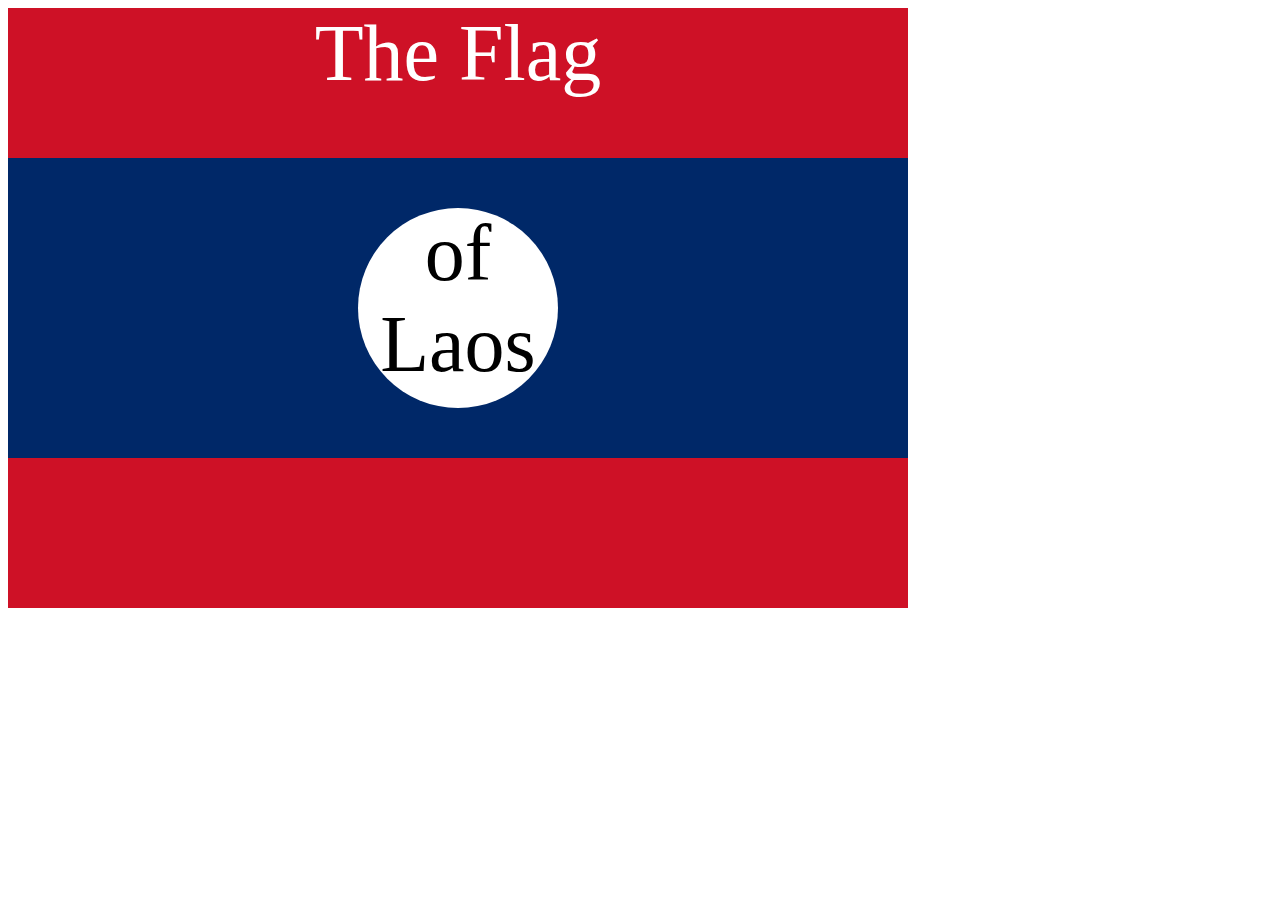
<file: CSS-Projects/CSS Flag Project/index.html>
<!DOCTYPE html>
<html lang="en">
  <head>
    <meta charset="UTF-8" />
    <title>CSS Flag Project</title>
    <style>
       /* Write your CSS Code here */

       /* red rect */
       .flag{
        background-color: rgb(206, 17, 38);
        width: 900px;
        height: 600px;
        position: relative;
       }

       /* blue rect */
       .flag > div{
        background-color: rgb(0, 40, 104);
        height: 300px;
        width: 100%;
        position: absolute;
        top: 150px;
       }

       .flag > p{
        text-align: center;
        color: white;
       }

       p{
        font-size: 5rem;
        margin: 0;
       }
       /* white circle */
       .flag > div > div{
        background-color: white;
        width: 200px;
        height: 200px;
        border-radius: 50%;
        left: 350px;
        top: 50px;
        position: relative;
       }

       .flag > div > div{
        text-align: center;
       }
    </style>
  </head>

  <!-- 
  IMPORTANT! Do not change any HTML
Don't add any classes/ids/elements 
Use what you know about combining selectors 
and CSS specificity instead.
Hint 1: The flag is 900px by 600px and the circle is 200px by 200px.
Hint 2: You can use CSS inspection to get the colors from
https://appbrewery.github.io/flag-of-laos/
-->

  <body>
    <div class="flag">
      <p>The Flag</p>
      <div>
        <div>
          <p>of Laos</p>
        </div>
      </div>
    </div>
  </body>
</html>
</file>
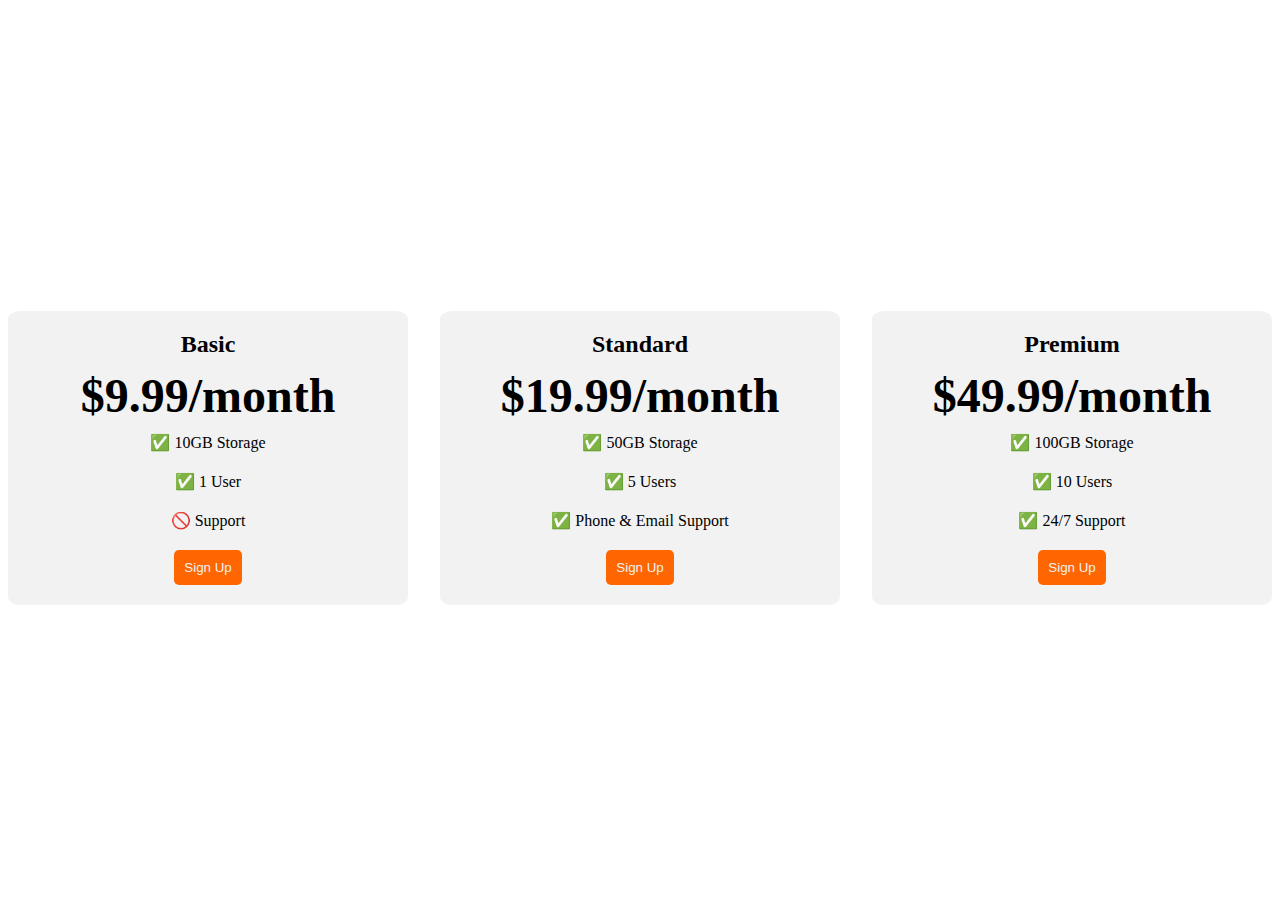
<file: CSS-Projects/Flexbox Pricing Table Project/index.html>
<!DOCTYPE html>
<html>

<head>
  <title>Flexbox Pricing Table</title>
  <link rel="preconnect" href="https://fonts.googleapis.com">
  <link rel="preconnect" href="https://fonts.gstatic.com" crossorigin>
  <link href="https://fonts.googleapis.com/css2?family=Sono:wght@400;700&display=swap" rel="stylesheet">
  <style>
    body {
      font-family: 'Pacifico', cursive;
    }

    .pricing-container{
      display: flex;
      justify-content: center;
      align-items: center;
      height: 100vh;
      gap: 2rem;
    }

    .pricing-plan{
      flex: 1;
      background-color: #f2f2f2;
      max-width: 400px;
      border-radius: 3%;
      padding: 20px;
      text-align: center;
    }

    .plan-title{
      font-size: 24px;
      font-weight: bold;
      margin-bottom: 10px;
    }

    .plan-price{
      font-size: 48px;
      font-weight: bold;
      margin-bottom: 10px;
    }

    .plan-features{
      list-style: none;
      padding: 0;
      margin: 0;
      
    }

    li{
      margin-bottom: 20px;
    }

    .plan-button{
      padding: 10px;
      background-color: #f60;
      color: #f2f2f2;
      border-radius: 5px;
      border: none;
    }

    /* Hint: What can you do with a media query and flexbox? */
    @media (max-width: 1250px) {
      .pricing-container{
        flex-direction: column;
        height: 100%;
      }
    }
  </style>
</head>

<body>
  <div class="pricing-container">
    <div class="pricing-plan">
      <div class="plan-title">Basic</div>
      <div class="plan-price">$9.99/month</div>
      <ul class="plan-features">
        <li>✅ 10GB Storage</li>
        <li>✅ 1 User</li>
        <li>🚫 Support</li>
      </ul>
      <button class="plan-button">Sign Up</a>
    </div>
    <div class="pricing-plan">
      <div class="plan-title">Standard</div>
      <div class="plan-price">$19.99/month</div>
      <ul class="plan-features">
        <li>✅ 50GB Storage</li>
        <li>✅ 5 Users</li>
        <li>✅ Phone &amp; Email Support</li>
      </ul>
      <button class="plan-button">Sign Up</a>
    </div>
    <div class="pricing-plan">
      <div class="plan-title">Premium</div>
      <div class="plan-price">$49.99/month</div>
      <ul class="plan-features">
        <li>✅ 100GB Storage</li>
        <li>✅ 10 Users</li>
        <li>✅ 24/7 Support</li>
      </ul>
      <button class="plan-button">Sign Up</a>
    </div>
  </div>

</body>

</html>
</file>
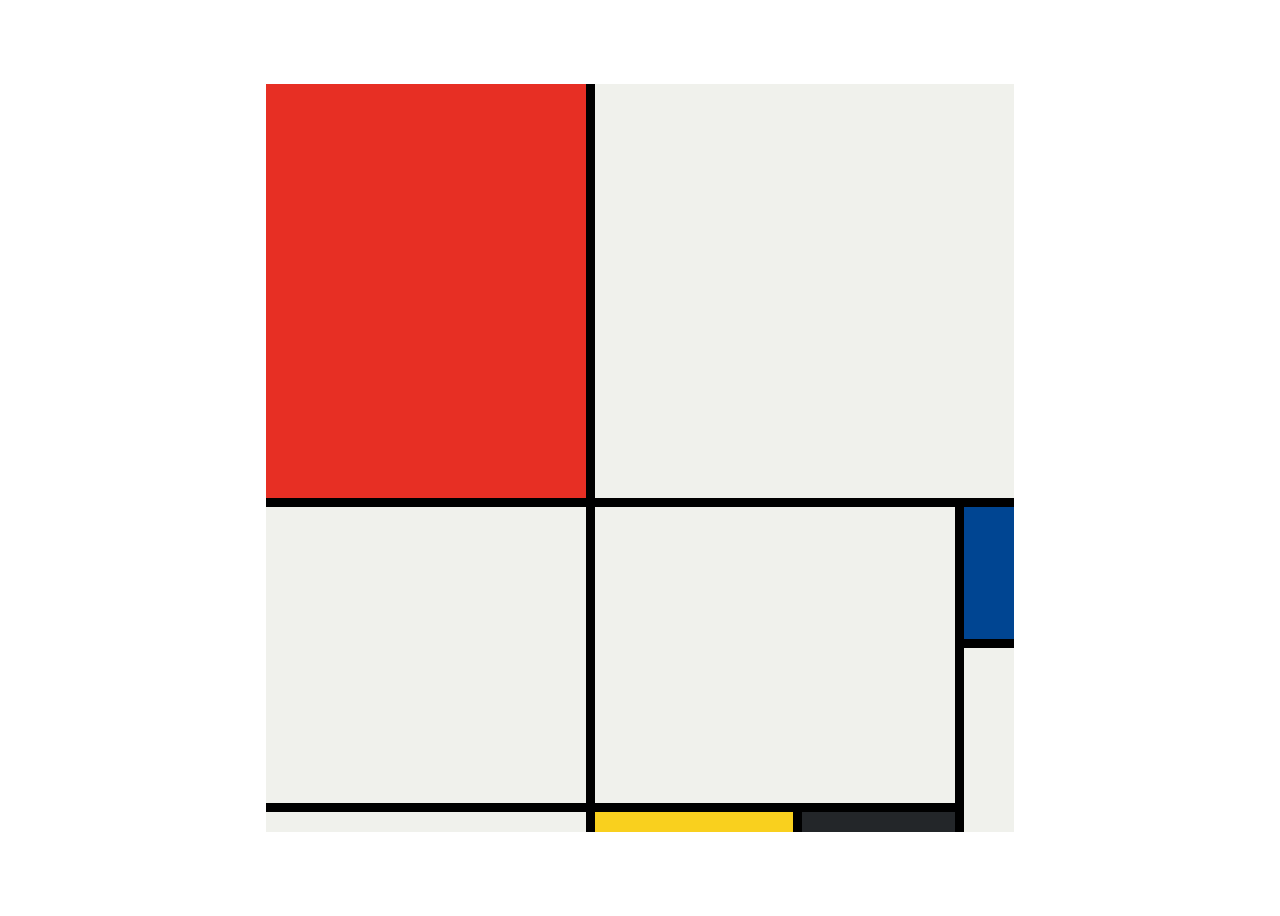
<file: CSS-Projects/Mondrian Project/index.html>
<!DOCTYPE html>
<html lang="en">

<head>
  <meta charset="UTF-8">
  <meta name="viewport" content="width=device-width, initial-scale=1.0">
  <title>Mondrian Project</title>
  <style>
    /* 
    Write your CSS here 
    Gap Colour: #000
    White: #F0F1EC
    Red: #E72F24
    Black: #232629
    Blue: #004592
    Yellow: #F9D01E

    For dimensions, see dimensions.png image.
    HINT: Remember you can't change the properties of grid lines.
    But grid lines are transparent!
    */

    body{
      height: 100vh;
      display: flex;
      justify-content: center;
      align-items: center;
    }

    .grid-container{
      display: grid;
      height: 748px;
      width: 748px;
      background-color: black;
      grid-template-rows: 414px 132px 155px 20px;
      grid-template-columns: 320px 198px 153px 50px;
      gap: 9px;
    }

    .item{
      background-color: #F0F1EC;
    }
    
    .red{
      background-color: #E72F24;
    }

    .white1{
      grid-column: span 3;
    }

    .white2{
      grid-row: span 2;
    }

    .white3{
      grid-area: 2 / 2 / 4 / 4;
    }

    .blue{
      background-color: #004592;
      border: 10px;
    }

    .white4{
      grid-row: span 2;
    }

    .black{
      background-color: #232629;
    }

    .yellow{
      background-color: #F9D01E;
    }
  </style>
</head>

<body>
  <!-- Write your HTML here -->
  <div class="grid-container">
    <div class="item red"></div>
    <div class="item white1"></div>
    <div class="item white2"></div>
    <div class="item white3"></div>
    <div class="item blue"></div>
    <div class="item white4"></div>
    <div class="item white5"></div>
    <div class="item yellow"></div>
    <div class="item black"></div>
  </div>
</body>

</html>
</file>
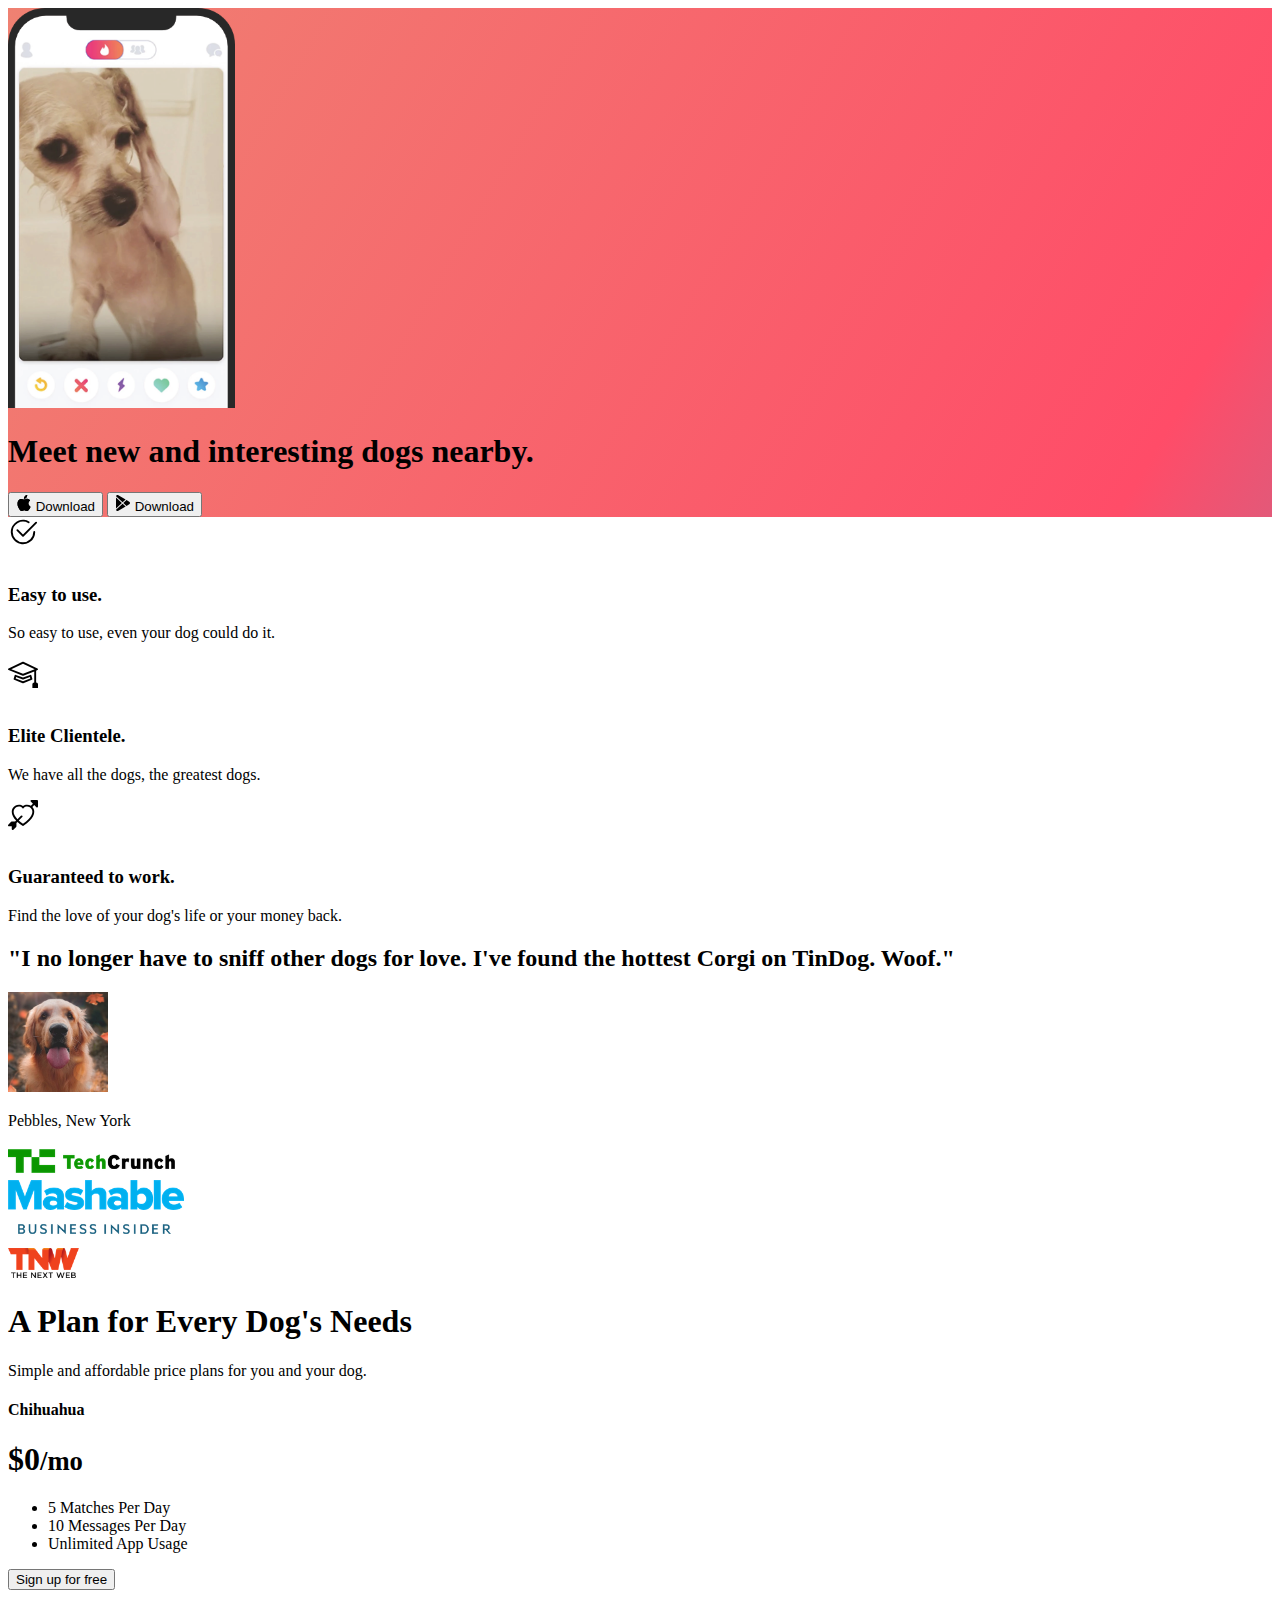
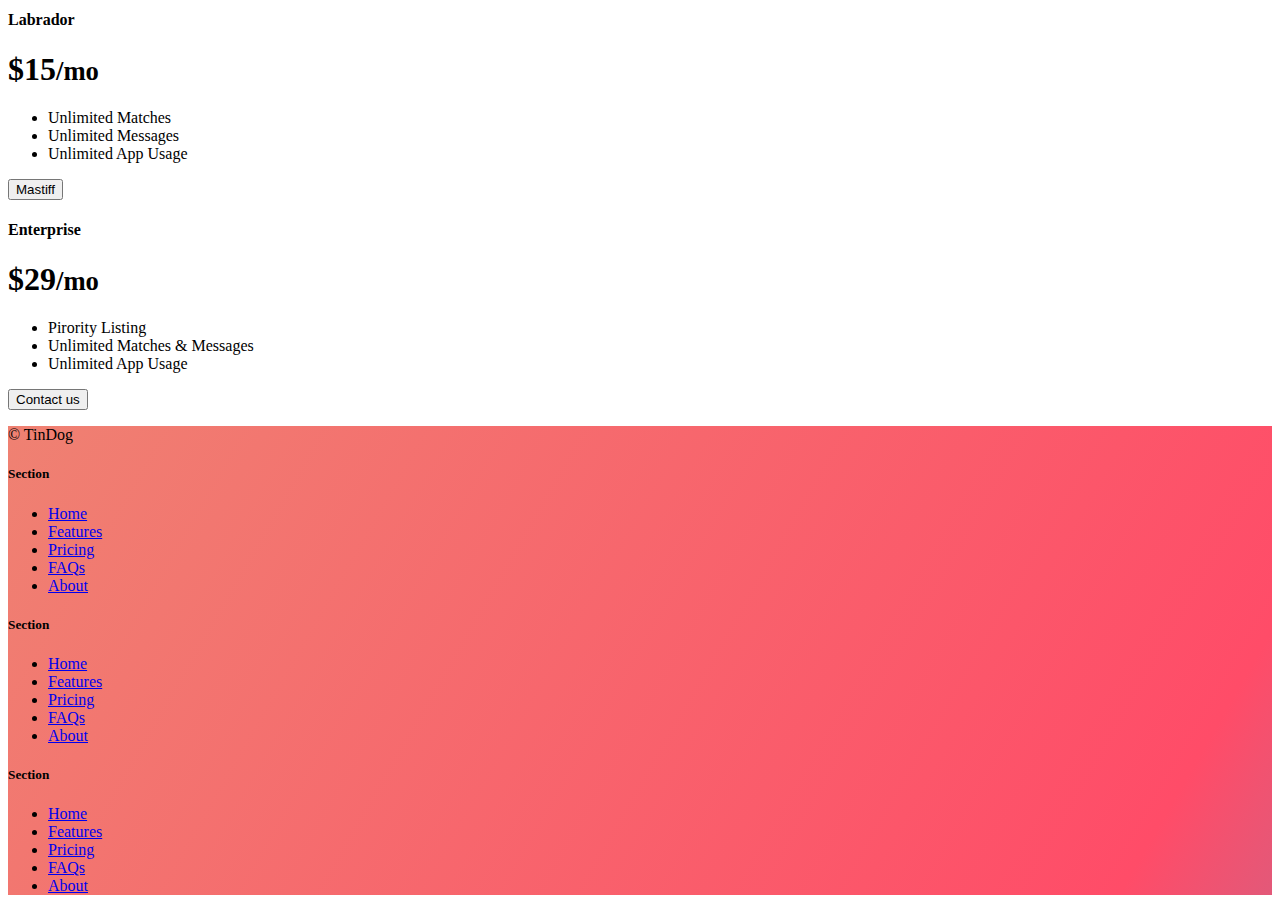
<file: CSS-Projects/TinDog Project/index.html>
<!DOCTYPE html>
<html lang="en">

<head>
  <meta charset="UTF-8">
  <meta name="viewport" content="width=device-width, initial-scale=1.0">
  <title>TinDog</title>
  <link href="https://cdn.jsdelivr.net/npm/bootstrap@5.3.2/dist/css/bootstrap.min.css" rel="stylesheet" integrity="sha384-T3c6CoIi6uLrA9TneNEoa7RxnatzjcDSCmG1MXxSR1GAsXEV/Dwwykc2MPK8M2HN" crossorigin="anonymous">
  <link rel="stylesheet" href="./css/style.css">
</head>

<body>

  <!-- Title -->
  <section id="title" class="gradient-background">
    <div class="container col-xxl-8 px-4 pt-5">
      <div class="row flex-lg-row-reverse align-items-center g-5">
        <div class="col-10 col-sm-8 col-lg-6">
          <img src="./images/iphone.png" class="d-block mx-lg-auto img-fluid" alt="Bootstrap Themes" height="400" loading="lazy">
        </div>
        <div class="col-lg-6">
          <h1 class="display-5 fw-bold text-body-emphasis lh-1 mb-3">Meet new and interesting dogs nearby.</h1>
          <div class="d-grid gap-2 d-md-flex justify-content-md-start">
            <button type="button" class="btn btn-light btn-lg px-4 me-md-2"><svg xmlns="http://www.w3.org/2000/svg" width="16" height="16" fill="currentColor"
              class="bi bi-apple mb-1" viewBox="0 0 16 16">
<path
                d="M11.182.008C11.148-.03 9.923.023 8.857 1.18c-1.066 1.156-.902 2.482-.878 2.516.024.034 1.52.087 2.475-1.258.955-1.345.762-2.391.728-2.43Zm3.314 11.733c-.048-.096-2.325-1.234-2.113-3.422.212-2.189 1.675-2.789 1.698-2.854.023-.065-.597-.79-1.254-1.157a3.692 3.692 0 0 0-1.563-.434c-.108-.003-.483-.095-1.254.116-.508.139-1.653.589-1.968.607-.316.018-1.256-.522-2.267-.665-.647-.125-1.333.131-1.824.328-.49.196-1.422.754-2.074 2.237-.652 1.482-.311 3.83-.067 4.56.244.729.625 1.924 1.273 2.796.576.984 1.34 1.667 1.659 1.899.319.232 1.219.386 1.843.067.502-.308 1.408-.485 1.766-.472.357.013 1.061.154 1.782.539.571.197 1.111.115 1.652-.105.541-.221 1.324-1.059 2.238-2.758.347-.79.505-1.217.473-1.282Z" />
<path
                d="M11.182.008C11.148-.03 9.923.023 8.857 1.18c-1.066 1.156-.902 2.482-.878 2.516.024.034 1.52.087 2.475-1.258.955-1.345.762-2.391.728-2.43Zm3.314 11.733c-.048-.096-2.325-1.234-2.113-3.422.212-2.189 1.675-2.789 1.698-2.854.023-.065-.597-.79-1.254-1.157a3.692 3.692 0 0 0-1.563-.434c-.108-.003-.483-.095-1.254.116-.508.139-1.653.589-1.968.607-.316.018-1.256-.522-2.267-.665-.647-.125-1.333.131-1.824.328-.49.196-1.422.754-2.074 2.237-.652 1.482-.311 3.83-.067 4.56.244.729.625 1.924 1.273 2.796.576.984 1.34 1.667 1.659 1.899.319.232 1.219.386 1.843.067.502-.308 1.408-.485 1.766-.472.357.013 1.061.154 1.782.539.571.197 1.111.115 1.652-.105.541-.221 1.324-1.059 2.238-2.758.347-.79.505-1.217.473-1.282Z" />
</svg> Download</button>
            <button type="button" class="btn btn-outline-light btn-lg px-4"><svg xmlns="http://www.w3.org/2000/svg" width="16" height="16" fill="currentColor"
              class="bi bi-google-play mb-1" viewBox="0 0 16 16">
<path
                d="M14.222 9.374c1.037-.61 1.037-2.137 0-2.748L11.528 5.04 8.32 8l3.207 2.96 2.694-1.586Zm-3.595 2.116L7.583 8.68 1.03 14.73c.201 1.029 1.36 1.61 2.303 1.055l7.294-4.295ZM1 13.396V2.603L6.846 8 1 13.396ZM1.03 1.27l6.553 6.05 3.044-2.81L3.333.215C2.39-.341 1.231.24 1.03 1.27Z" />
</svg> Download</button>
          </div>
        </div>
      </div>
    </div>

  </section>
  <!-- Features -->
  <section id="features">
    <div class="container">
      <div class="row g-4 py-5 row-cols-1 row-cols-lg-3 mt-5">
        <div class="col d-flex align-items-start">
          <div class="icon-square text-body-emphasis bg-body-secondary d-inline-flex align-items-center justify-content-center fs-4 flex-shrink-0 me-3">
            <svg xmlns="http://www.w3.org/2000/svg" height="30" fill="currentColor" class="bi bi-check2-circle"
              viewBox="0 0 16 16">
<path
                d="M2.5 8a5.5 5.5 0 0 1 8.25-4.764.5.5 0 0 0 .5-.866A6.5 6.5 0 1 0 14.5 8a.5.5 0 0 0-1 0 5.5 5.5 0 1 1-11 0z" />
<path
                d="M15.354 3.354a.5.5 0 0 0-.708-.708L8 9.293 5.354 6.646a.5.5 0 1 0-.708.708l3 3a.5.5 0 0 0 .708 0l7-7z" />
</svg>
          </div>
          <div>
            <h3 class="fs-2 text-body-emphasis">Easy to use.</h3>
            <p>So easy to use, even your dog could do it.</p>
          </div>
        </div>
        <div class="col d-flex align-items-start">
          <div class="icon-square text-body-emphasis bg-body-secondary d-inline-flex align-items-center justify-content-center fs-4 flex-shrink-0 me-3">
            <svg xmlns="http://www.w3.org/2000/svg" height="30" fill="currentColor" class="bi bi-mortarboard" viewBox="0 0 16 16">
              <path d="M8.211 2.047a.5.5 0 0 0-.422 0l-7.5 3.5a.5.5 0 0 0 .025.917l7.5 3a.5.5 0 0 0 .372 0L14 7.14V13a1 1 0 0 0-1 1v2h3v-2a1 1 0 0 0-1-1V6.739l.686-.275a.5.5 0 0 0 .025-.917l-7.5-3.5ZM8 8.46 1.758 5.965 8 3.052l6.242 2.913L8 8.46Z"/>
              <path d="M4.176 9.032a.5.5 0 0 0-.656.327l-.5 1.7a.5.5 0 0 0 .294.605l4.5 1.8a.5.5 0 0 0 .372 0l4.5-1.8a.5.5 0 0 0 .294-.605l-.5-1.7a.5.5 0 0 0-.656-.327L8 10.466 4.176 9.032Zm-.068 1.873.22-.748 3.496 1.311a.5.5 0 0 0 .352 0l3.496-1.311.22.748L8 12.46l-3.892-1.556Z"/>
              </svg>
          </div>
          <div>
            <h3 class="fs-2 text-body-emphasis">Elite Clientele.</h3>
            <p>We have all the dogs, the greatest dogs.</p>
          </div>
        </div>
        <div class="col d-flex align-items-start">
          <div class="icon-square text-body-emphasis bg-body-secondary d-inline-flex align-items-center justify-content-center fs-4 flex-shrink-0 me-3">
            <svg xmlns="http://www.w3.org/2000/svg" height="30" fill="currentColor" class="bi bi-arrow-through-heart"
              viewBox="0 0 16 16">
<path fill-rule="evenodd"
                d="M2.854 15.854A.5.5 0 0 1 2 15.5V14H.5a.5.5 0 0 1-.354-.854l1.5-1.5A.5.5 0 0 1 2 11.5h1.793l.53-.53c-.771-.802-1.328-1.58-1.704-2.32-.798-1.575-.775-2.996-.213-4.092C3.426 2.565 6.18 1.809 8 3.233c1.25-.98 2.944-.928 4.212-.152L13.292 2 12.147.854A.5.5 0 0 1 12.5 0h3a.5.5 0 0 1 .5.5v3a.5.5 0 0 1-.854.354L14 2.707l-1.006 1.006c.236.248.44.531.6.845.562 1.096.585 2.517-.213 4.092-.793 1.563-2.395 3.288-5.105 5.08L8 13.912l-.276-.182a21.86 21.86 0 0 1-2.685-2.062l-.539.54V14a.5.5 0 0 1-.146.354l-1.5 1.5Zm2.893-4.894A20.419 20.419 0 0 0 8 12.71c2.456-1.666 3.827-3.207 4.489-4.512.679-1.34.607-2.42.215-3.185-.817-1.595-3.087-2.054-4.346-.761L8 4.62l-.358-.368c-1.259-1.293-3.53-.834-4.346.761-.392.766-.464 1.845.215 3.185.323.636.815 1.33 1.519 2.065l1.866-1.867a.5.5 0 1 1 .708.708L5.747 10.96Z" />
</svg>
          </div>
          <div>
            <h3 class="fs-2 text-body-emphasis">Guaranteed to work.</h3>
            <p>Find the love of your dog's life or your money back.</p>
          </div>
        </div>
      </div>
    </div>

  </section>
  <!-- Testimonial -->
  <section id="testimonial">
    <div class="my-5">
      <div class="p-5 text-center bg-body-tertiary">
        <div class="container py-5">
          <h2 class="text-body-emphasis">"I no longer have to sniff other dogs for love. I've found the hottest Corgi on TinDog. Woof."</h2>
          <img src="./images/dog-img.jpg" alt="dog image" class="rounded-circle mt-5 mb-2" height="100">
          <p class="col-lg-8 mx-auto lead">
            Pebbles, New York
          </p>
        </div>
        <div class="container">
          <div class="row">
            <div class="col-lg-3 col-sm-12">
              <img src="./images/techcrunch.png" alt="techcrunch" height="30px">
            </div>
            <div class="col-lg-3 col-sm-12">
              <img src="./images/mashable.png" alt="mashable" height="30">
            </div>
            <div class="col-lg-3 col-sm-12">
              <img src="./images/bizinsider.png" alt="bizinsider" height="30">
            </div>
            <div class="col-lg-3 col-sm-12">
              <img src="./images/tnw.png" alt="tnw" height="30">
            </div>
          </div>
        </div>
      </div>
    </div>

  </section>
  <!-- Pricing -->
  <section id="pricing">

    <div class="container py-3">
      <header>  
        <div class="pricing-header p-3 pb-md-4 mx-auto text-center">
          <h1 class="display-4 fw-normal text-body-emphasis">A Plan for Every Dog's Needs</h1>
          <p class="fs-5 text-body-secondary">Simple and affordable price plans for you and your dog.</p>
        </div>
      </header>
    
      <main>
        <div class="row row-cols-1 row-cols-md-3 mb-3 text-center">
          <div class="col">
            <div class="card mb-4 rounded-3 shadow-sm">
              <div class="card-header py-3">
                <h4 class="my-0 fw-normal">Chihuahua</h4>
              </div>
              <div class="card-body">
                <h1 class="card-title pricing-card-title">$0<small class="text-body-secondary fw-light">/mo</small></h1>
                <ul class="list-unstyled mt-3 mb-4">
                  <li>5 Matches Per Day</li>
                  <li>10 Messages Per Day</li>
                  <li>Unlimited App Usage</li>
                </ul>
                <button type="button" class="w-100 btn btn-lg btn-outline-dark">Sign up for free</button>
              </div>
            </div>
          </div>
          <div class="col">
            <div class="card mb-4 rounded-3 shadow-sm">
              <div class="card-header py-3">
                <h4 class="my-0 fw-normal">Labrador</h4>
              </div>
              <div class="card-body">
                <h1 class="card-title pricing-card-title">$15<small class="text-body-secondary fw-light">/mo</small></h1>
                <ul class="list-unstyled mt-3 mb-4">
                  <li>Unlimited Matches</li>
                  <li>Unlimited Messages</li>
                  <li>Unlimited App Usage</li>
                </ul>
                <button type="button" class="w-100 btn btn-lg btn-dark">Mastiff</button>
              </div>
            </div>
          </div>
          <div class="col">
            <div class="card mb-4 rounded-3 shadow-sm border-dark">
              <div class="card-header py-3 text-bg-dark border-primary">
                <h4 class="my-0 fw-normal">Enterprise</h4>
              </div>
              <div class="card-body">
                <h1 class="card-title pricing-card-title">$29<small class="text-body-secondary fw-light">/mo</small></h1>
                <ul class="list-unstyled mt-3 mb-4">
                  <li>Pirority Listing</li>
                  <li>Unlimited Matches & Messages</li>
                  <li>Unlimited App Usage</li>
                </ul>
                <button type="button" class="w-100 btn btn-lg btn-dark">Contact us</button>
              </div>
            </div>
          </div>
        </div>

  </section>
  <!-- Footer -->
  <section id="footer" class="gradient-background">
    <div class="container">
      <footer class="row row-cols-1 row-cols-sm-2 row-cols-md-5 py-5 mt-5">
        <div class="col mb-3">
          <p class="text-body-secondary">© TinDog</p>
        </div>
    
        <div class="col mb-3">
    
        </div>
    
        <div class="col mb-3">
          <h5>Section</h5>
          <ul class="nav flex-column">
            <li class="nav-item mb-2"><a href="#" class="nav-link p-0 text-body-secondary">Home</a></li>
            <li class="nav-item mb-2"><a href="#" class="nav-link p-0 text-body-secondary">Features</a></li>
            <li class="nav-item mb-2"><a href="#" class="nav-link p-0 text-body-secondary">Pricing</a></li>
            <li class="nav-item mb-2"><a href="#" class="nav-link p-0 text-body-secondary">FAQs</a></li>
            <li class="nav-item mb-2"><a href="#" class="nav-link p-0 text-body-secondary">About</a></li>
          </ul>
        </div>
    
        <div class="col mb-3">
          <h5>Section</h5>
          <ul class="nav flex-column">
            <li class="nav-item mb-2"><a href="#" class="nav-link p-0 text-body-secondary">Home</a></li>
            <li class="nav-item mb-2"><a href="#" class="nav-link p-0 text-body-secondary">Features</a></li>
            <li class="nav-item mb-2"><a href="#" class="nav-link p-0 text-body-secondary">Pricing</a></li>
            <li class="nav-item mb-2"><a href="#" class="nav-link p-0 text-body-secondary">FAQs</a></li>
            <li class="nav-item mb-2"><a href="#" class="nav-link p-0 text-body-secondary">About</a></li>
          </ul>
        </div>
    
        <div class="col mb-3">
          <h5>Section</h5>
          <ul class="nav flex-column">
            <li class="nav-item mb-2"><a href="#" class="nav-link p-0 text-body-secondary">Home</a></li>
            <li class="nav-item mb-2"><a href="#" class="nav-link p-0 text-body-secondary">Features</a></li>
            <li class="nav-item mb-2"><a href="#" class="nav-link p-0 text-body-secondary">Pricing</a></li>
            <li class="nav-item mb-2"><a href="#" class="nav-link p-0 text-body-secondary">FAQs</a></li>
            <li class="nav-item mb-2"><a href="#" class="nav-link p-0 text-body-secondary">About</a></li>
          </ul>
        </div>
      </footer>
    </div>

  </section>

  <script src="https://cdn.jsdelivr.net/npm/bootstrap@5.3.2/dist/js/bootstrap.bundle.min.js" integrity="sha384-C6RzsynM9kWDrMNeT87bh95OGNyZPhcTNXj1NW7RuBCsyN/o0jlpcV8Qyq46cDfL" crossorigin="anonymous"></script>
</body>

</html>
</file>
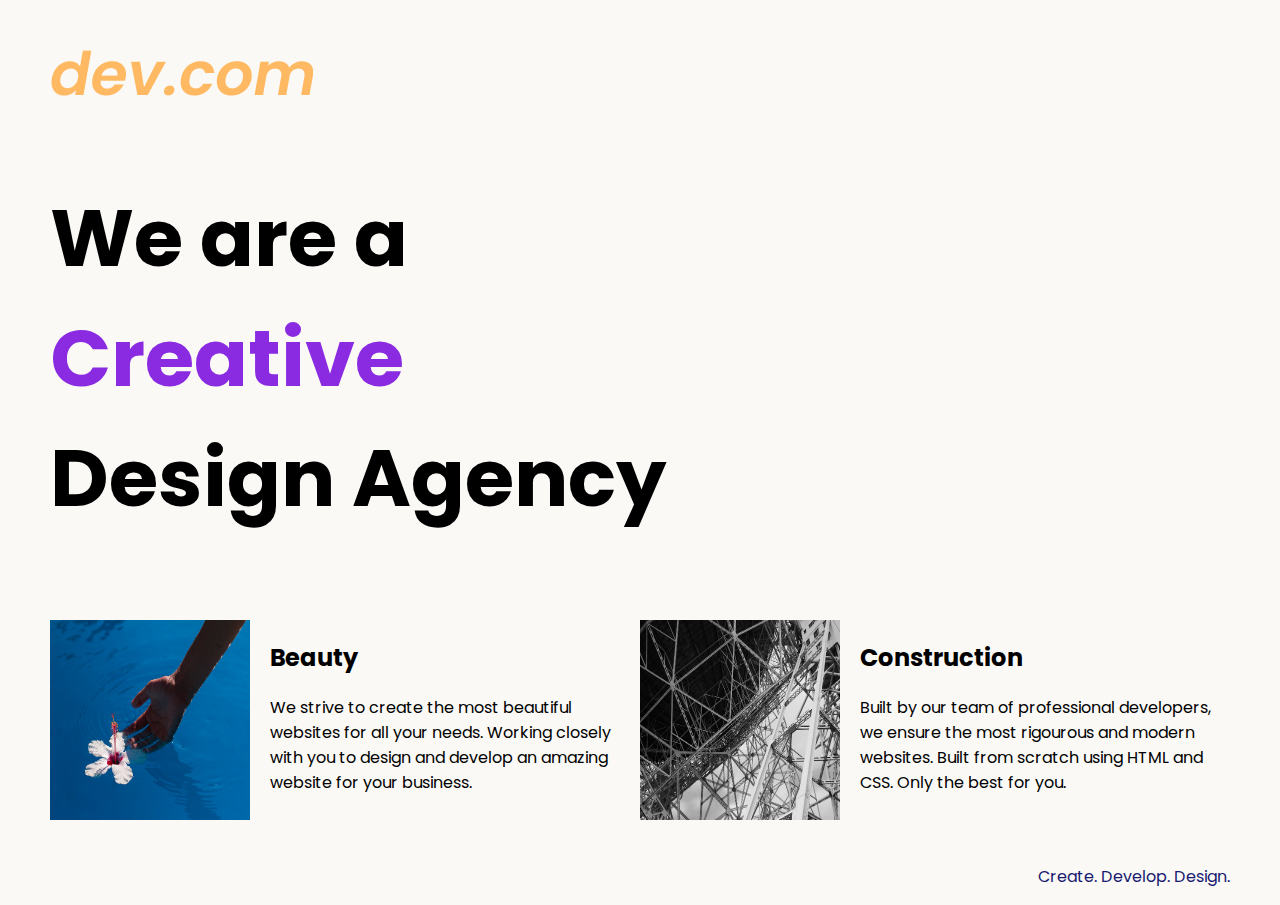
<file: CSS-Projects/Web Design Agency Project/index.html>
<!DOCTYPE html>
<html lang="en">

<head>
  <meta charset="UTF-8">
  <meta name="viewport" content="width=device-width, initial-scale=1.0">
  <title>Agency</title>
  <link rel="stylesheet" href="./style.css">
  <link rel="preconnect" href="https://fonts.googleapis.com">
  <link rel="preconnect" href="https://fonts.gstatic.com" crossorigin>
  <link href="https://fonts.googleapis.com/css2?family=Poppins:wght@400;700&display=swap" rel="stylesheet">
  <style>

    .main{
      display: grid;
      grid-template-columns: 1fr 1fr 1fr 1fr;
    }

    .logo{
      grid-column: span 4;
    }

    .main > h1{
      grid-column: span 4;
      padding-right: 45%;

    }
    
    .main > div{
      grid-column: span 2;
    }

    div > h2 , p{
      grid-column: 1fr;
      margin-left: 220px;
    }

    .tile-image{
      height: 200px;
      width: 200px;
      float: left;
    }

    span{
      color: blueviolet;
    }
    
    @media (max-width: 750px){
      h1{
        font-size: 200%;
      }

      .main > div{
      grid-column: span 4;
      }

      footer{
        margin-left: -150px;
      }

      .card img{
        padding-right: 100%;
        display: block;
      }

      .card-title , .card-text , .right > p{
        margin-left: -0%;
        text-wrap: wrap;
        margin-bottom: 12%;
      }
    }
    @media(min-width: 751px) and (max-width: 1250px){
      h1{
        font-size: 200%;
      }

      .main > div{
      grid-column: span 4;
      }

      footer{
        margin-left: -150px;
      }
    }
  </style>
</head>

<body>
  <div class="main">
    <img class="logo" src="./assets/images/logo.png" alt="logo">
    <h1>We are a <span>Creative</span> Design Agency</h1>
    <div class="left card"><img class="tile-image" src="./assets/images/beautiful.jpg" alt="hand and flower in water">
      <h2 class="card-title">Beauty</h2>
      <p class="card-text">We strive to create the most beautiful websites for all your needs. Working closely with you
        to
        design and
        develop an amazing website for your business.</p>
    </div>

    <div class="right card"><img class="tile-image" src="./assets/images/construction.jpg" alt="metal structure">
      <h2 class="card-title">Construction</h2>
      <p>Built by our team of professional developers, we ensure the most rigourous and modern websites. Built from
        scratch using HTML and CSS. Only the best for you.</p>
    </div>

  </div>
  <footer>
    <p>Create. Develop. Design.</p>
  </footer>
</body>

</html>
</file>
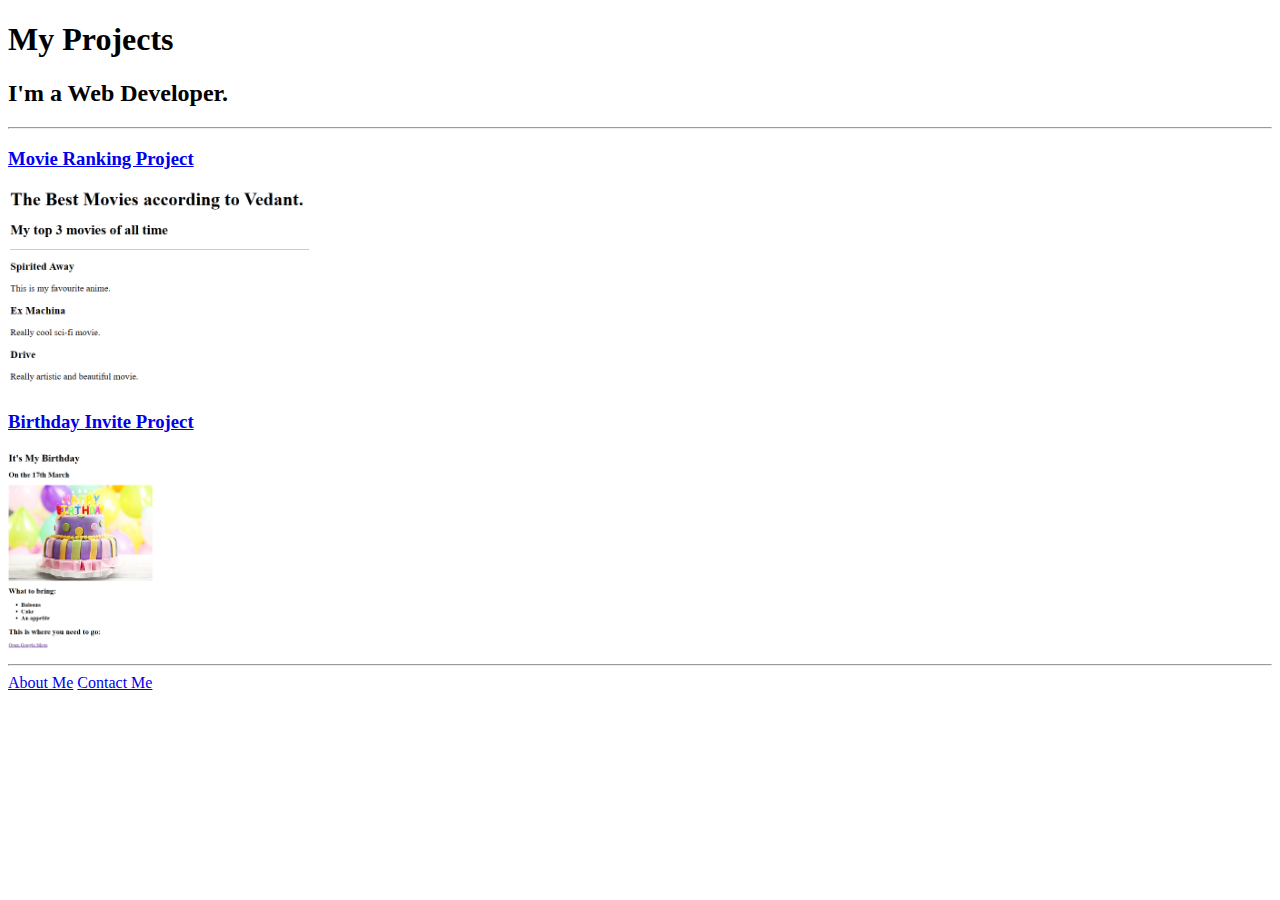
<file: HTML-Projects/HTML Porfolio Project/index.html>
<!-- TODO 1: Create the HTML Boilerplate -->

<!-- TODO 2: Add Your previous projects' HTML into the public folder -->

<!-- TODO 3: Take screenshots of your project previews and add the images to the images folder -->

<!-- TODO 4: Add titles/subtitles etc. -->

<!-- TODO 5: Add a link to the project pages -->

<!-- TODO 6: Add images to show the project previews
HINT for TODO 6: You can use the height attribute set to 200 to make the image smaller:
https://developer.mozilla.org/en-US/docs/Web/HTML/Element/img#attr-height -->

<!-- TODO 7: Add the Contact Me and About Me page links -->

<!DOCTYPE html>
<html lang="en">
<head>
    <meta charset="UTF-8">
    <meta name="viewport" content="width=device-width, initial-scale=1.0">
    <title>Document</title>
</head>
<body>
    <h1>My Projects</h1>
    <h2>I'm a Web Developer.</h2>
    <hr>
    <h3>
        <a href="./public/2.4 Movie Ranking Project/index.html" target="_blank">Movie Ranking Project</a>
    </h3>
    <img src="./assets/images/movie-rank-ved.png" alt="Movie Ranking." height="200">
    <h3>
        <a href="./public/3.4 Birthday Invite Project/index.html" target="_blank">Birthday Invite Project</a>
    </h3>
    <img src="./assets/images/Birthday-invite-ved.png" alt="Birthday Invite." height="200">
    <hr>
    <a href="./public/about.html" target="_blank">About Me</a>
    <a href="./public/contact.html" target="_blank">Contact Me</a>
</body>
</html>
</file>
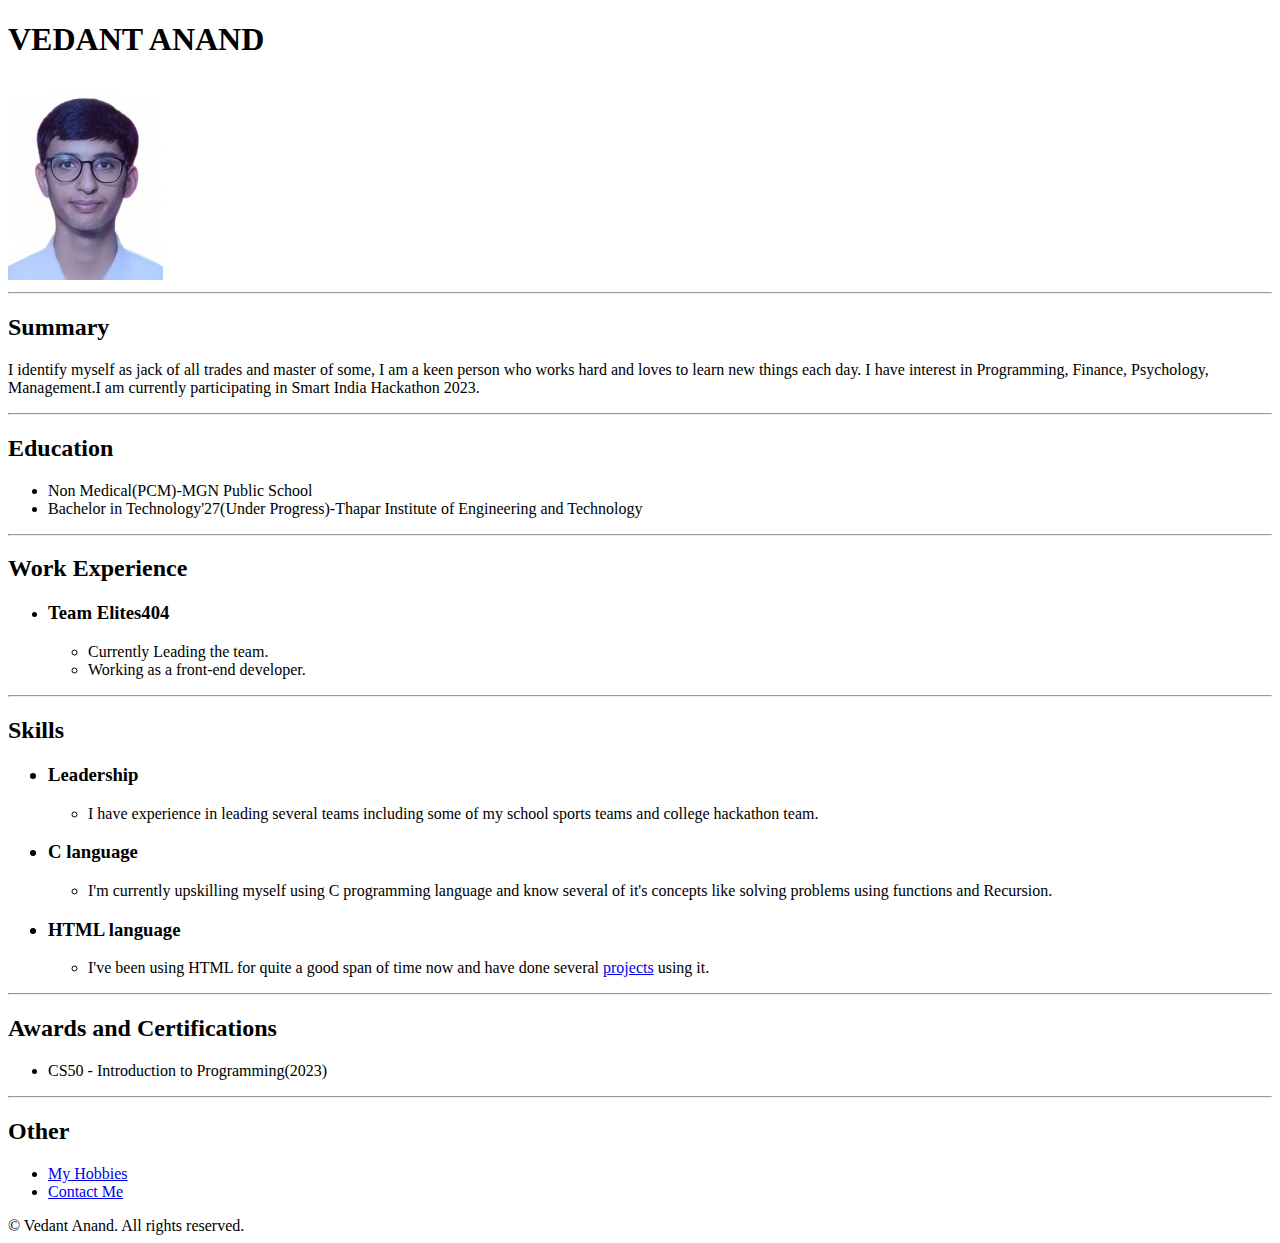
<file: HTML-Projects/HTML Resume/index.html>
<!DOCTYPE html>
<html lang="en">
<head>
    <meta charset="UTF-8">
    <meta name="viewport" content="width=device-width, initial-scale=1.0">
    <title>My Resume</title>
</head>
<body>
    <div class="container">
        <h1>VEDANT ANAND</h1>
    <img src="./Vedant-Anand-Prof-pic.jpg" alt="Vedant Anand's Face picture" height="200">
    <hr>
    <h2>Summary</h2>
    <p>
        I identify myself as jack of all trades and master of some, I am a keen person who works hard and loves to learn new things each day. I have interest in Programming, Finance, Psychology, Management.I am currently participating in Smart India Hackathon 2023.
    </p>
    <hr>
    <h2>Education</h2>
    <ul>
        <li>Non Medical(PCM)-MGN Public School</li>
        <li>Bachelor in Technology'27(Under Progress)-Thapar Institute of Engineering and Technology</li>
    </ul>
    <hr>
    <h2>Work Experience</h2>
    <ul>
        <li><h3>Team Elites404</h3></li>
        <ul>
            <li>Currently Leading the team.</li>
            <li>Working as a front-end developer.</li>
        </ul>
    </ul>
    <hr>
    <h2>Skills</h2>
    <ul>
        <h3><li>Leadership</li></h3>
        <ul><li>I have experience in leading several teams including some of my school sports teams and college hackathon team.</li></ul>
        <h3><li>C language</li></h3>
        <ul><li>I'm currently upskilling myself using C programming language and know several of it's concepts like solving problems using functions and Recursion.</li></ul>
        <h3><li>HTML language</li></h3>
        <ul><li>I've been using HTML for quite a good span of time now and have done several <a href="./4.3 HTML Porfolio Project/index.html" target="_blank" >projects</a> using it.</li></ul>
    </ul>
    <hr>
    <h2>Awards and Certifications</h2>
    <ul>
        <li>CS50 - Introduction to Programming(2023)</li>
    </ul>
    <hr>
    <h2>Other</h2>
    <ul>
        <li><a href="./hobbies.html" target="_blank" rel="noopener noreferrer">My Hobbies</a></li>
        <li><a href="./contact.html" target="_blank" rel="noopener noreferrer">Contact Me</a></li>
    </ul>
    <footer>
        © Vedant Anand. All rights reserved.
    </footer>
    </div>
</body>
</html>
</file>
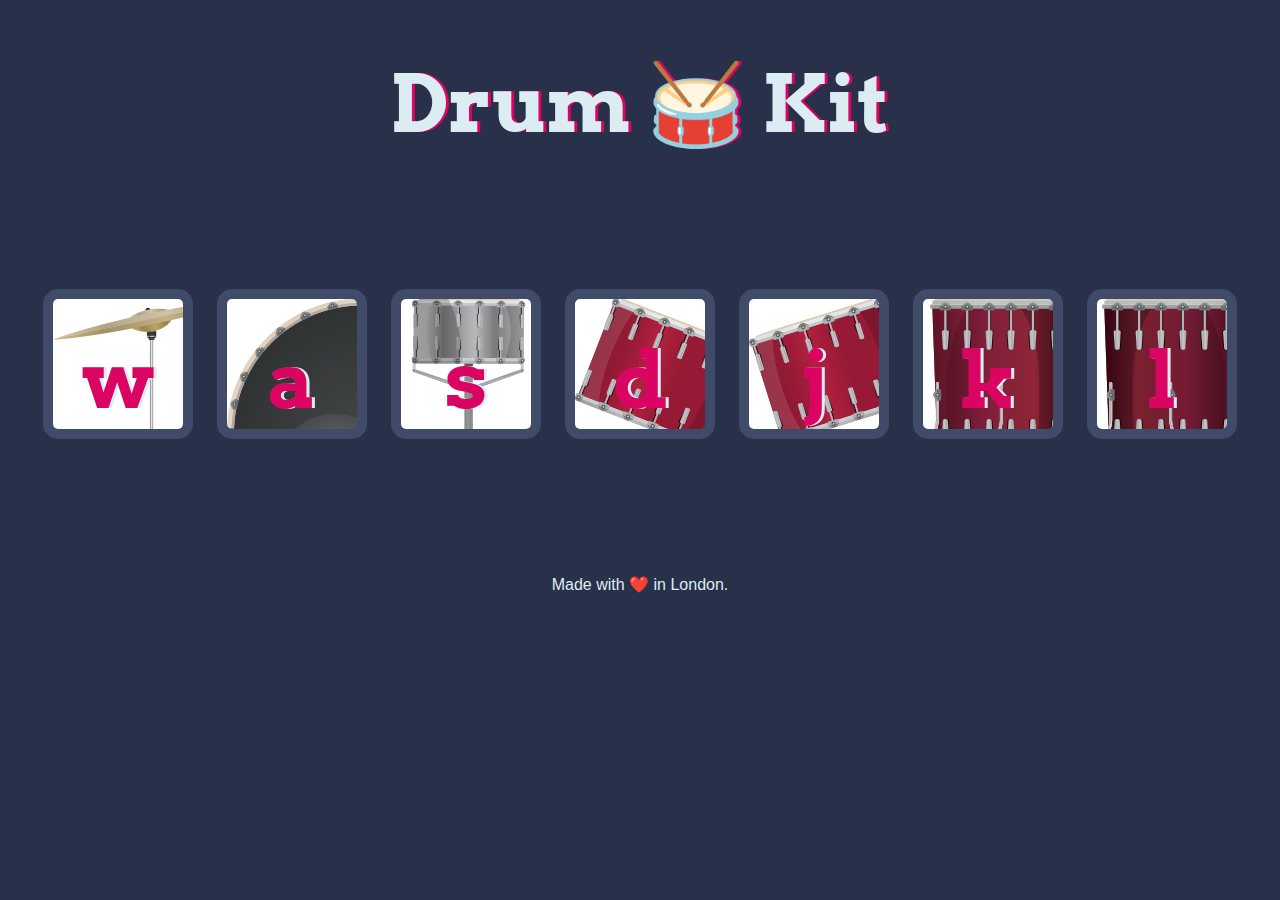
<file: JS-Projects/Drum Kit/Drum Kit Starting Files/index.html>
<!DOCTYPE html>
<html lang="en" dir="ltr">

<head>
  <meta charset="utf-8">
  <title>Drum Kit</title>
  <link rel="stylesheet" href="styles.css">
  <link href="https://fonts.googleapis.com/css?family=Arvo" rel="stylesheet">
</head>

<body>

  <h1 id="title">Drum 🥁 Kit</h1>
  <div class="set">
    <button class="w drum">w</button>
    <button class="a drum">a</button>
    <button class="s drum">s</button>
    <button class="d drum">d</button>
    <button class="j drum">j</button>
    <button class="k drum">k</button>
    <button class="l drum">l</button>
  </div>


  <footer>
    Made with ❤️ in London.
  </footer>

  <script src="index.js"></script>
</body>

</html>
</file>
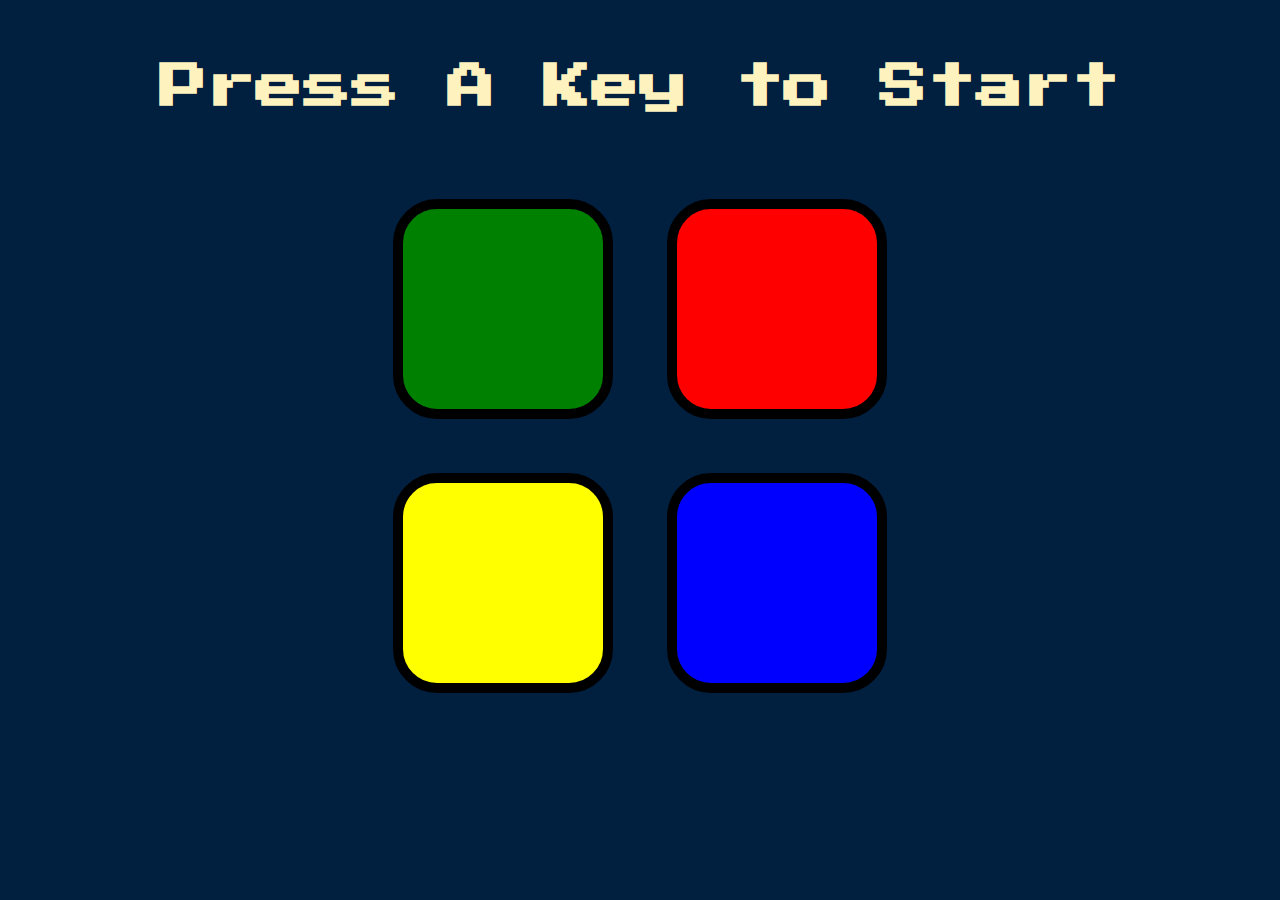
<file: JS-Projects/Simon Game/Simon Game Challenge Starting Files/index.html>
<!DOCTYPE html>
<html lang="en" dir="ltr">

<head>
  <meta charset="utf-8">
  <title>Simon</title>
  <link rel="stylesheet" href="styles.css">
  <link href="https://fonts.googleapis.com/css?family=Press+Start+2P" rel="stylesheet">
</head>

<body>
  <h1 id="level-title">Press A Key to Start</h1>
  <div class="container">
    <div lass="row">

      <div type="button" id="green" class="btn green">

      </div>

      <div type="button" id="red" class="btn red">

      </div>
    </div>

    <div class="row">

      <div type="button" id="yellow" class="btn yellow">

      </div>
      <div type="button" id="blue" class="btn blue">

      </div>

    </div>

  </div>

  <script src="https://ajax.googleapis.com/ajax/libs/jquery/3.7.1/jquery.min.js"></script>
  <script src="game.js"></script>
</body>

</html>
</file>
<file: CSS-Projects/TinDog Project/css/style.css>
.gradient-background {
  background: linear-gradient(300deg, #00bfff, #ff4c68, #ef8172);
  background-size: 180% 180%;
  animation: gradient-animation 18s ease infinite;
}

@keyframes gradient-animation {
  0% {
    background-position: 0% 50%;
  }
  50% {
    background-position: 100% 50%;
  }
  100% {
    background-position: 0% 50%;
  }
}

.icon-square {
  width: 3rem;
  height: 3rem;
  border-radius: 0.75rem;
}

.profile-img {
  height: 100px;
  border-radius: 50%;
}
</file>
<file: CSS-Projects/Web Design Agency Project/style.css>
body {
  font-family: "Poppins", sans-serif;
  margin: 50px 50px 0 50px;
  background-color: #faf9f6;
  display: flex;
  flex-direction: column;
  min-height: 95vh;
}
.main {
  flex: 1;
}

h1 {
  font-size: 5rem;
}

footer {
  text-align: right;
  color: midnightblue;
}
</file>
<file: JS-Projects/Drum Kit/Drum Kit Starting Files/styles.css>
body {
  text-align: center;
  background-color: #283149;
}

h1 {
  font-size: 5rem;
  color: #DBEDF3;
  font-family: "Arvo", cursive;
  text-shadow: 3px 0 #DA0463;

}

footer {
  color: #DBEDF3;
  font-family: sans-serif;
}

.w {
  background-image: url(images/crash.png);
}

.a {
  background-image: url(images/kick.png);
}

.s {
  background-image: url(images/snare.png);
}

.d {
  background-image: url(images/tom1.png);
}

.j {
  background-image: url(images/tom2.png);
}

.k {
  background-image: url(images/tom3.png);
}

.l {
  background-image: url(images/tom4.png);
}

.set {
  margin: 10% auto;
}

.game-over {
  background-color: red;
  opacity: 0.8;
}

.pressed {
  box-shadow: 0 3px 4px 0 #DBEDF3;
  opacity: 0.5;
}

.red {
  color: red;
}

.drum {
  outline: none;
  border: 10px solid #404B69;
  font-size: 5rem;
  font-family: 'Arvo', cursive;
  line-height: 2;
  font-weight: 900;
  color: #DA0463;
  text-shadow: 3px 0 #DBEDF3;
  border-radius: 15px;
  display: inline-block;
  width: 150px;
  height: 150px;
  text-align: center;
  margin: 10px;
  background-color: white;
}
</file>
<file: JS-Projects/Simon Game/Simon Game Challenge Starting Files/styles.css>
body {
  text-align: center;
  background-color: #011F3F;
}

#level-title {
  font-family: 'Press Start 2P', cursive;
  font-size: 3rem;
  margin:  5%;
  color: #FEF2BF;
}

.container {
  display: block;
  width: 50%;
  margin: auto;

}

.btn {
  margin: 25px;
  display: inline-block;
  height: 200px;
  width: 200px;
  border: 10px solid black;
  border-radius: 20%;
}

.game-over {
  background-color: red;
  opacity: 0.8;
}

.red {
  background-color: red;
}

.green {
  background-color: green;
}

.blue {
  background-color: blue;
}

.yellow {
  background-color: yellow;
}

.pressed {
  box-shadow: 0 0 20px white;
  background-color: grey;
}
</file>
